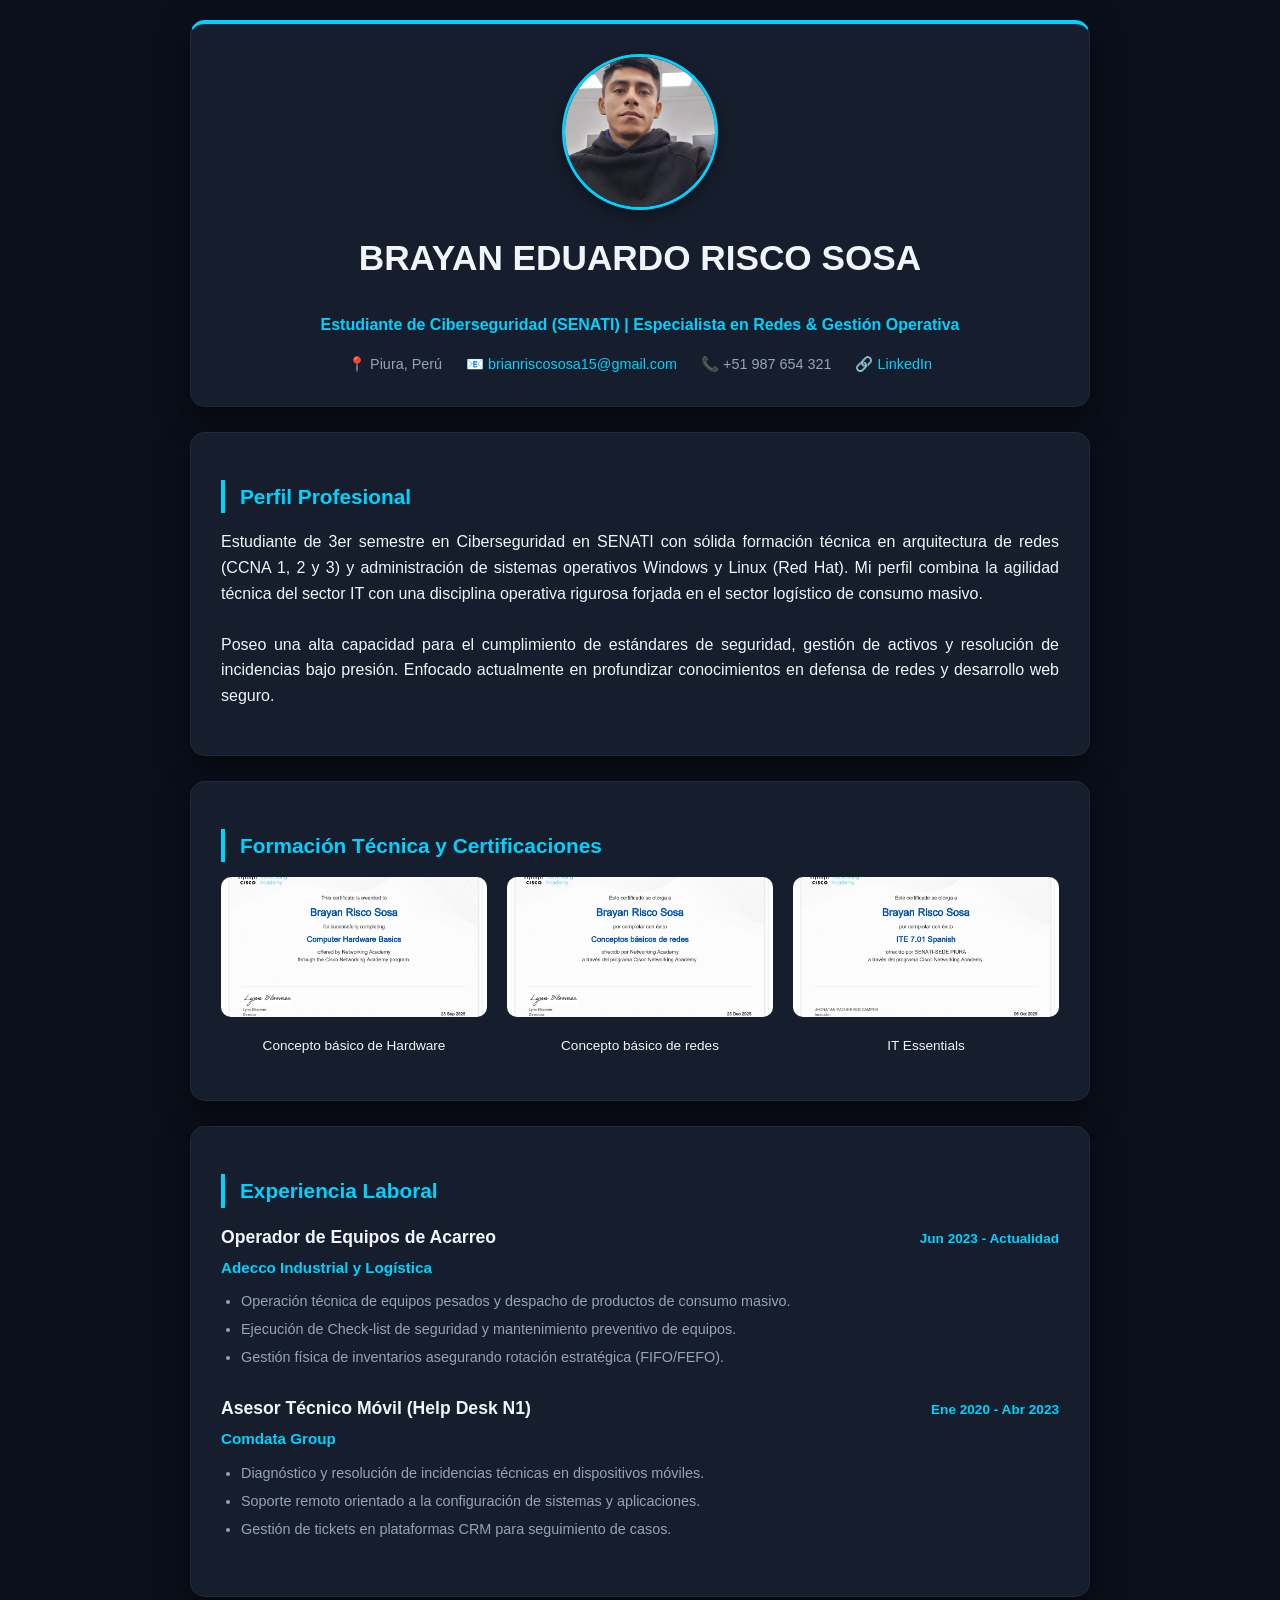
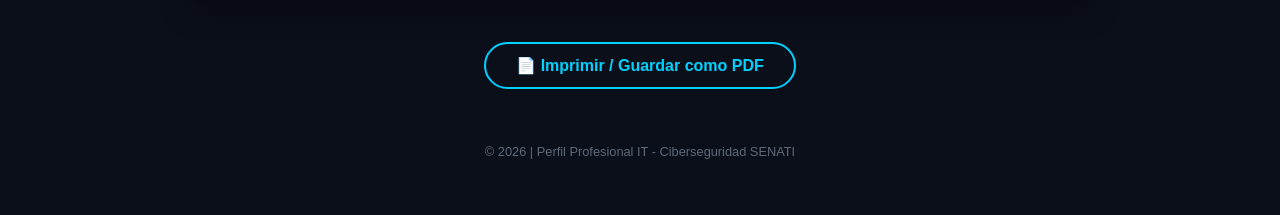
<file: Proyecto Final (Fundamentos Web)/index.html>
<!DOCTYPE html>
<html lang="es">
<head>
    <meta charset="UTF-8">
    <meta name="viewport" content="width=device-width, initial-scale=1.0">
    <title>CV - Brayan Eduardo Risco Sosa</title>
    <link rel="stylesheet" href="style.css">
</head>
<body>

    <div class="cv-container">
        <header class="card header-card">
            <img src="Perfil-cv.jpeg" alt="Foto de Perfil" class="cv-photo">
    
    <h1>BRAYAN EDUARDO RISCO SOSA</h1>
    <p class="tagline">Estudiante de Ciberseguridad (SENATI) | Especialista en Redes & Gestión Operativa</p>
            <div class="contact-strip">
                <span>📍 Piura, Perú</span>
                <span>📧 <a href="mailto:brianriscososa15@gmail.com">brianriscososa15@gmail.com</a></span>
                <span>📞 +51 987 654 321</span>
                <span>🔗 <a href="https://www.linkedin.com/in/tu-perfil" target="_blank" rel="noopener noreferrer">LinkedIn</a></span>
            </div>
        </header>

        <section class="card">
            <h2>Perfil Profesional</h2>
            <p class="long-profile">
                Estudiante de 3er semestre en Ciberseguridad en SENATI con sólida formación técnica en arquitectura de redes (CCNA 1, 2 y 3) y administración de sistemas operativos Windows y Linux (Red Hat). Mi perfil combina la agilidad técnica del sector IT con una disciplina operativa rigurosa forjada en el sector logístico de consumo masivo.
                <br><br>
                Poseo una alta capacidad para el cumplimiento de estándares de seguridad, gestión de activos y resolución de incidencias bajo presión. Enfocado actualmente en profundizar conocimientos en defensa de redes y desarrollo web seguro.
            </p>
        </section>

      <section class="card">
        <h2>Formación Técnica y Certificaciones</h2>
        <div class="photo-grid">
            <div class="cert-photo-card">
                <img src="Computer Hardware Basics.jpg" alt="Certificado CCNA" class="clickable-cert">
                <p> Concepto básico de Hardware</p>
            </div>
            <div class="cert-photo-card">
                <img src="Concepto basico de redes.jpg" alt="Certificado Red Hat" class="clickable-cert">
                <p>Concepto básico de redes</p>
            </div>
            <div class="cert-photo-card">
                <img src="IT Essentials 7.jpg" alt="Certificado Web" class="clickable-cert">
                <p>IT Essentials</p>
            </div>
        </div>
    </section>
    
    <div id="certModal" class="modal">
        <span class="close-modal">&times;</span>
        <img class="modal-content" id="imgAmpliada">
    </div>

        <section class="card">
            <h2>Experiencia Laboral</h2>

            <div class="job-detail">
                <div class="job-header">
                    <h3>Operador de Equipos de Acarreo</h3>
                    <span class="date">Jun 2023 - Actualidad</span>
                </div>
                <span class="company">Adecco Industrial y Logística</span>
                <ul class="task-list">
                    <li>Operación técnica de equipos pesados y despacho de productos de consumo masivo.</li>
                    <li>Ejecución de Check-list de seguridad y mantenimiento preventivo de equipos.</li>
                    <li>Gestión física de inventarios asegurando rotación estratégica (FIFO/FEFO).</li>
                </ul>
            </div>

            <div class="job-detail">
                <div class="job-header">
                    <h3>Asesor Técnico Móvil (Help Desk N1)</h3>
                    <span class="date">Ene 2020 - Abr 2023</span>
                </div>
                <span class="company">Comdata Group</span>
                <ul class="task-list">
                    <li>Diagnóstico y resolución de incidencias técnicas en dispositivos móviles.</li>
                    <li>Soporte remoto orientado a la configuración de sistemas y aplicaciones.</li>
                    <li>Gestión de tickets en plataformas CRM para seguimiento de casos.</li>
                </ul>
            </div>
        </section>

        <div class="cta-container">
            <button id="downloadBtn" class="btn-minimal">
                <span class="btn-icon">📄</span> Imprimir / Guardar como PDF
            </button>
        </div>

    </div>

    <footer class="main-footer">
        <p>&copy; 2026 | Perfil Profesional IT - Ciberseguridad SENATI</p>
    </footer>

    <script src="script.js"></script>
</body>
</html>
</file>
<file: Proyecto Final (Fundamentos Web)/style.css>
:root {
    --bg: #0b0f1a;
    --card: #161e2d;
    --accent: #00d2ff;
    --text-dim: #94a3b8;
    --text-bright: #f1f5f9;
    --white: #ffffff;
}

body {
    background-color: var(--bg);
    color: var(--text-dim);
    font-family: 'Segoe UI', Tahoma, Geneva, Verdana, sans-serif;
    margin: 0;
    padding: 20px;
    line-height: 1.6;
}

.cv-container {
    max-width: 900px;
    margin: 0 auto;
    display: flex;
    flex-direction: column;
    gap: 25px;
}

.card {
    background: var(--card);
    padding: 30px;
    border-radius: 15px;
    border: 1px solid rgba(255, 255, 255, 0.05);
    box-shadow: 0 10px 30px rgba(0, 0, 0, 0.5);
}

.header-card {
    text-align: center;
    border-top: 4px solid var(--accent);
}

h1 { color: var(--text-bright); font-size: 2.2rem; margin: 0 0 10px 0; }
h2 { color: var(--accent); font-size: 1.3rem; margin-bottom: 15px; border-left: 4px solid var(--accent); padding-left: 15px; }

.tagline { color: var(--accent); font-weight: 600; margin-bottom: 15px; }

.contact-strip { font-size: 0.9rem; }
.contact-strip span { margin: 0 10px; }
.contact-strip a { color: var(--accent); text-decoration: none; font-weight: 500; transition: 0.3s; }
.contact-strip a:hover { color: var(--white); text-decoration: underline; }

.long-profile { color: var(--text-bright); text-align: justify; }

/* Experiencia Laboral */
.job-detail { margin-bottom: 25px; }
.job-header { display: flex; justify-content: space-between; align-items: baseline; }
.job-header h3 { color: var(--text-bright); font-size: 1.1rem; margin: 0; }
.date { color: var(--accent); font-size: 0.85rem; font-weight: bold; }
.company { color: var(--accent); font-weight: bold; font-size: 0.95rem; display: block; margin: 5px 0 10px 0; }
.task-list { padding-left: 20px; margin: 0; }
.task-list li { font-size: 0.9rem; margin-bottom: 5px; }

/* Certificaciones */
.photo-grid {
    display: grid;
    grid-template-columns: repeat(auto-fit, minmax(200px, 1fr));
    gap: 20px;
}
.cert-photo-card { text-align: center; }
.cert-photo-card img {
    width: 100%;
    height: 140px;
    object-fit: cover;
    border-radius: 10px;
    background: #2a3447;
    transition: 0.3s;
}
.cert-photo-card p { margin-top: 10px; font-size: 0.85rem; color: var(--text-bright); font-weight: 500; }

/* Botón */
.cta-container { display: flex; justify-content: center; padding: 20px 0 40px 0; }
.btn-minimal {
    background: transparent;
    color: var(--accent);
    padding: 12px 30px;
    border: 2px solid var(--accent);
    border-radius: 50px;
    font-weight: bold;
    cursor: pointer;
    transition: 0.3s;
    font-size: 1rem;
}
.btn-minimal:hover { background: var(--accent); color: var(--bg); transform: translateY(-3px); }

.main-footer { text-align: center; font-size: 0.8rem; opacity: 0.6; padding-bottom: 20px; }

/* --- ESTILOS DE IMPRESIÓN (PDF) --- */
@media print {
    body { background: white !important; color: black !important; padding: 0; }
    .card { background: white !important; border: 1px solid #eee !important; box-shadow: none !important; color: black !important; }
    .cta-container, .main-footer { display: none !important; }
    h1, h2, .company, .date { color: #005f73 !important; }
    .long-profile, .job-header h3, .task-list li, .cert-photo-card p { color: #333 !important; }
    .contact-strip a { color: #005f73 !important; }
}

/* Estilos para el efecto de ampliar imagen (Modal) */
.modal {
    display: none; 
    position: fixed; 
    z-index: 1000; 
    left: 0;
    top: 0;
    width: 100%; 
    height: 100%; 
    background-color: rgba(0,0,0,0.9); 
    cursor: zoom-out;
}

.modal-content {
    margin: auto;
    display: block;
    max-width: 80%;
    max-height: 80%;
    margin-top: 5%;
    border: 3px solid var(--accent);
    border-radius: 10px;
    animation: zoom 0.3s;
}

@keyframes zoom {
    from {transform: scale(0)} 
    to {transform: scale(1)}
}

.close-modal {
    position: absolute;
    top: 20px;
    right: 35px;
    color: #fff;
    font-size: 40px;
    font-weight: bold;
    cursor: pointer;
}

.clickable-cert {
    cursor: zoom-in;
    transition: 0.3s;
}

.clickable-cert:hover {
    transform: scale(1.05);
    box-shadow: 0 0 15px var(--accent);
}

/* Estilos para la foto de perfil */
.cv-photo {
    width: 150px;
    height: 150px;
    border-radius: 50%; /* La hace circular */
    object-fit: cover;
    border: 3px solid var(--accent); /* Usa tu color celeste actual */
    margin-bottom: 20px;
    box-shadow: 0 5px 15px rgba(0, 0, 0, 0.4);
}

/* Forzar alineación vertical en el header */
.header-card {
    display: flex;
    flex-direction: column;
    align-items: center;
    text-align: center;
}
</file>
